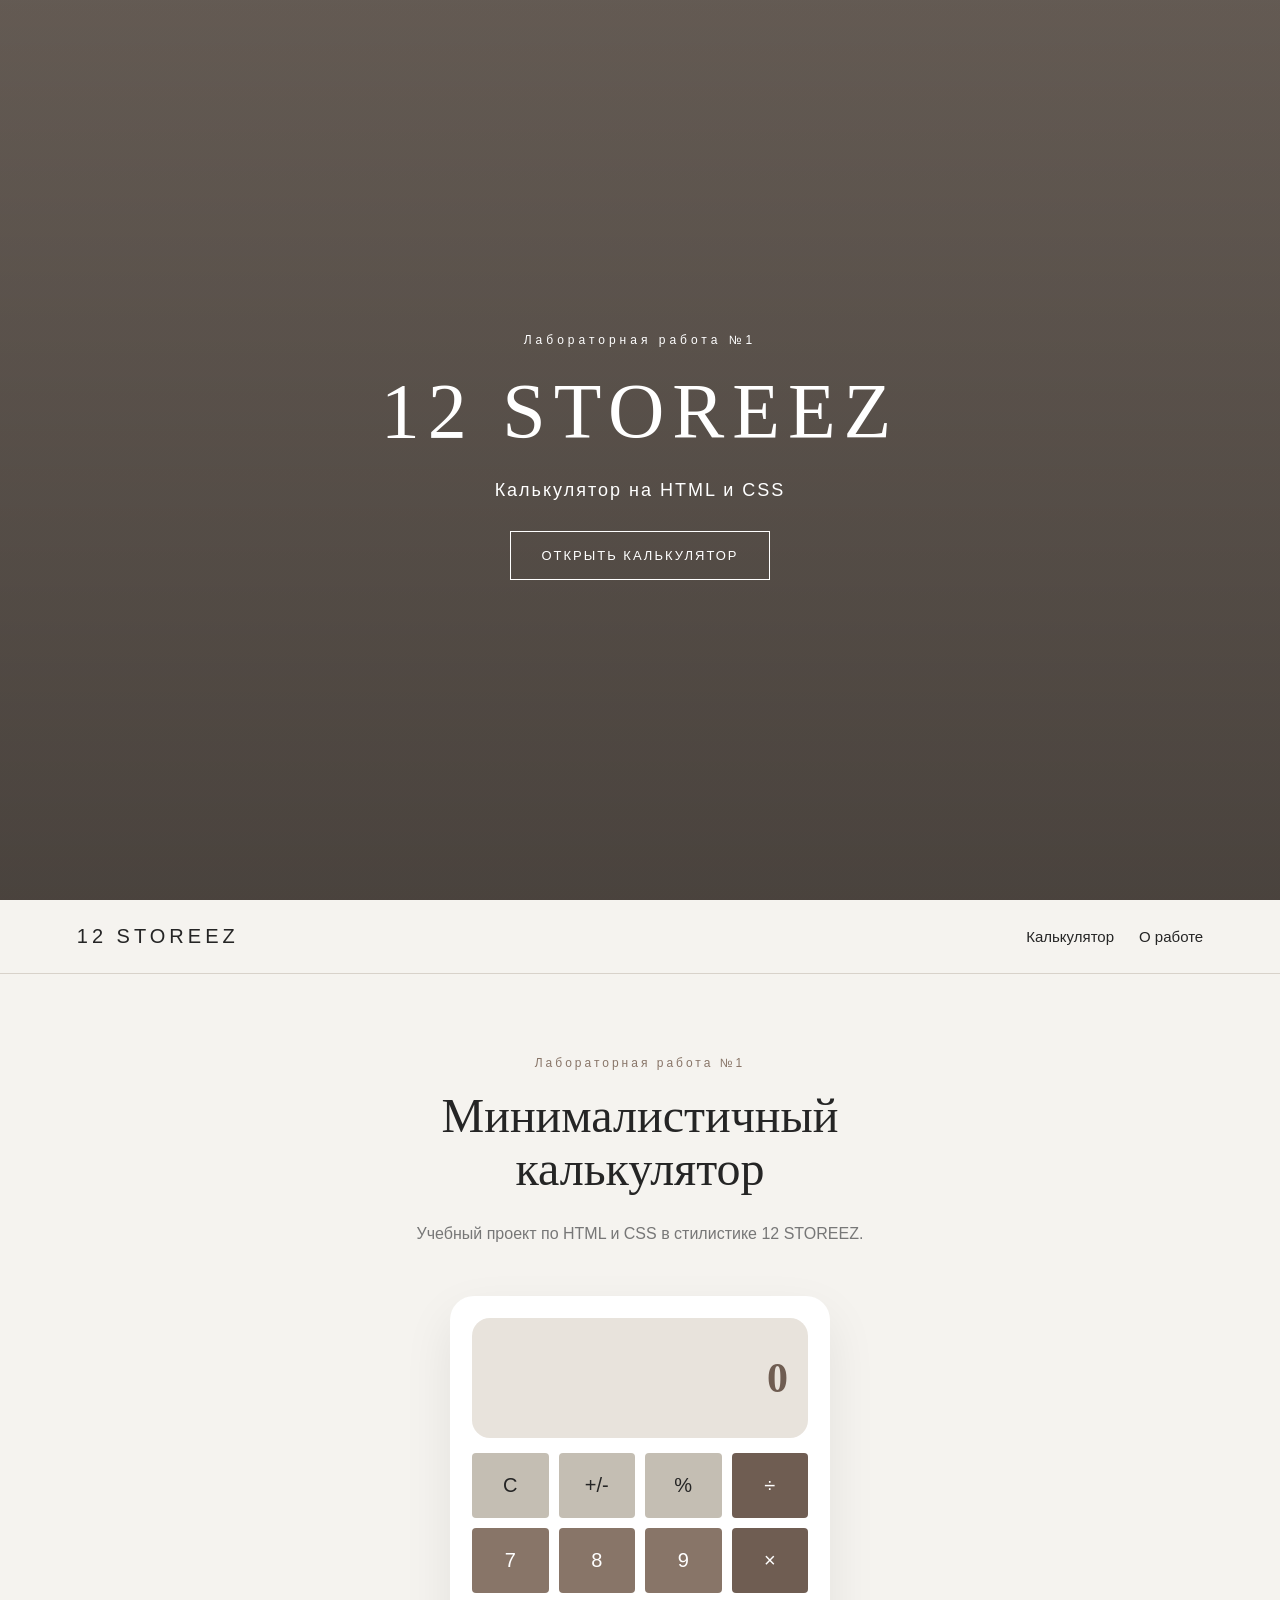
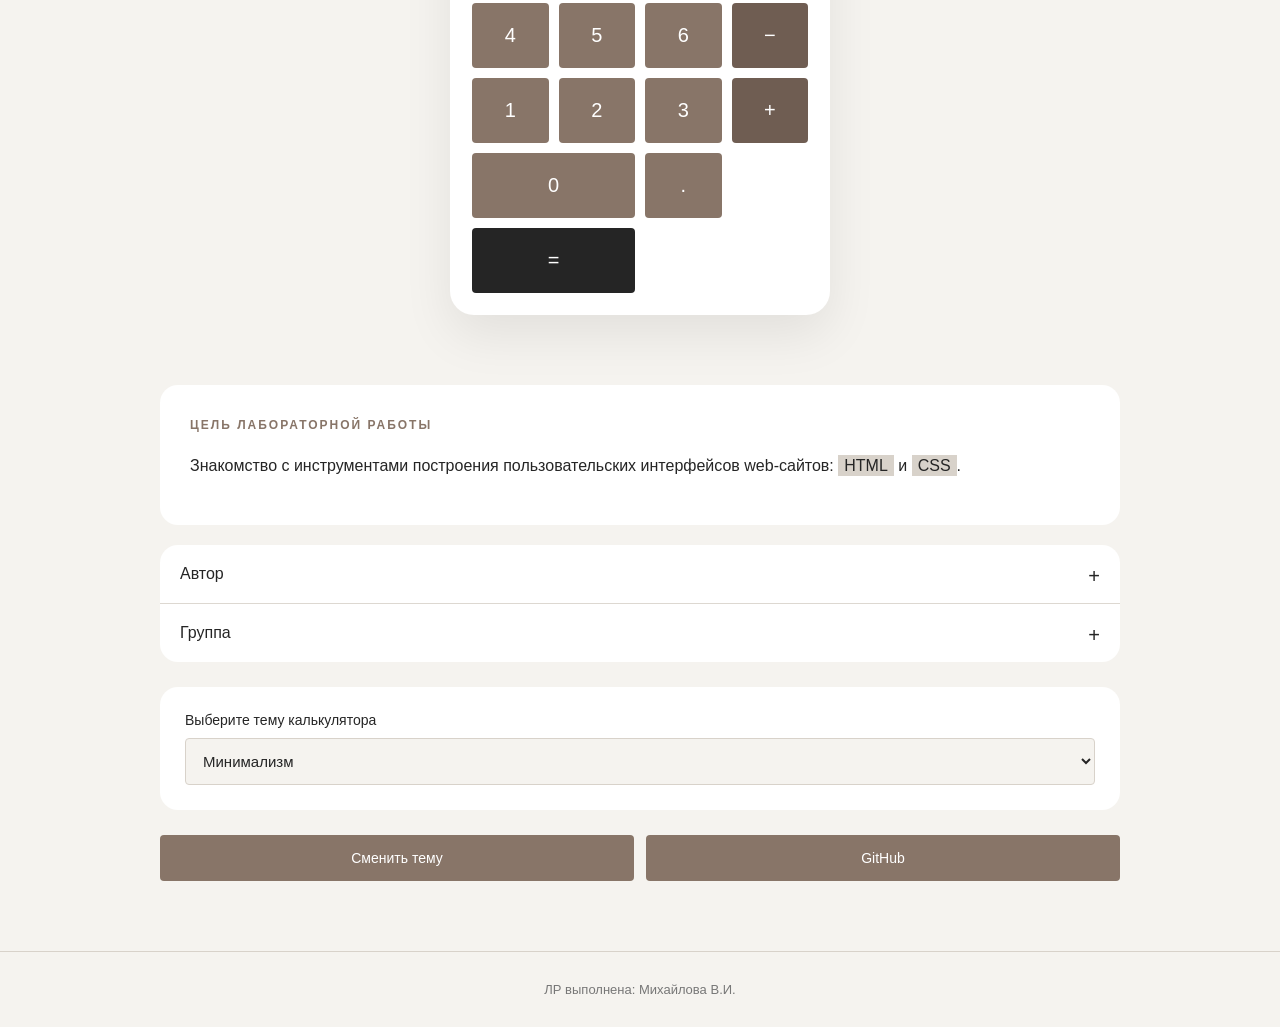
<file: lab1/calculator.html>
<!DOCTYPE html>
<html lang="ru">

<head>
    <meta charset="UTF-8">
    <meta name="viewport" content="width=device-width, initial-scale=1.0">

    <title>12 STOREEZ — Калькулятор</title>

    <!-- Подключаем CSS -->
    <link rel="stylesheet" href="style.css">
</head>

<body>

    <!-- ==================== ТИТУЛЬНЫЙ ЭКРАН ==================== -->

    <section class="hero">

        <div class="hero-overlay"></div>

        <div class="hero-content">

            <p class="hero-small">
                Лабораторная работа №1
            </p>

            <h1 class="hero-logo">
                12 STOREEZ
            </h1>

            <p class="hero-description">
                Калькулятор на HTML и CSS
            </p>

            <a href="#calculator" class="hero-button">
                Открыть калькулятор
            </a>

        </div>

    </section>


    <!-- ==================== ШАПКА ==================== -->

    <header class="header">

        <div class="logo">
            12 STOREEZ
        </div>

        <nav>
            <a href="#calculator">Калькулятор</a>
            <a href="#about">О работе</a>
        </nav>

    </header>


    <!-- ==================== ОСНОВНАЯ ЧАСТЬ ==================== -->

    <main class="page">

        <!-- Заголовок -->

        <section class="intro">

            <p class="small-title">
                Лабораторная работа №1
            </p>

            <h1>
                Минималистичный<br>
                калькулятор
            </h1>

            <p class="description">
                Учебный проект по HTML и CSS
                в стилистике 12 STOREEZ.
            </p>

        </section>


        <!-- ==================== КАЛЬКУЛЯТОР ==================== -->

        <section id="calculator" class="calculator">

            <!-- Экран калькулятора -->

            <div id="result" class="result">
                0
            </div>


            <!-- Кнопки -->

            <div class="buttons">

                <button id="btn_op_clear" class="special">C</button>
                <button id="btn_op_sign" class="special">+/-</button>
                <button id="btn_op_percent" class="special">%</button>
                <button id="btn_op_div" class="operator">÷</button>

                <button id="btn_digit_7">7</button>
                <button id="btn_digit_8">8</button>
                <button id="btn_digit_9">9</button>
                <button id="btn_op_mult" class="operator">×</button>

                <button id="btn_digit_4">4</button>
                <button id="btn_digit_5">5</button>
                <button id="btn_digit_6">6</button>
                <button id="btn_op_minus" class="operator">−</button>

                <button id="btn_digit_1">1</button>
                <button id="btn_digit_2">2</button>
                <button id="btn_digit_3">3</button>
                <button id="btn_op_plus" class="operator">+</button>

                <button id="btn_digit_0" class="zero">0</button>
                <button id="btn_digit_dot">.</button>
                <button id="btn_op_equal" class="equal">=</button>

            </div>

        </section>


        <!-- ==================== ИНФОРМАЦИЯ ==================== -->

        <section id="about" class="about">

            <!-- Цель работы -->

            <div class="about-card">

                <p class="section-label">
                    ЦЕЛЬ ЛАБОРАТОРНОЙ РАБОТЫ
                </p>

                <p>
                    Знакомство с инструментами построения
                    пользовательских интерфейсов web-сайтов:
                    <mark>HTML</mark> и <mark>CSS</mark>.
                </p>

            </div>


            <!-- Автор и группа -->

            <div class="details">

                <details>

                    <summary>
                        Автор
                    </summary>

                    <div class="details-content">
                        <p>
                            <strong>ФИО:</strong>
                            Михайлова В.И.
                        </p>
                    </div>

                </details>


                <details>

                    <summary>
                        Группа
                    </summary>

                    <div class="details-content">
                        <p>
                            <strong>Группа:</strong>
                            ИБМ3-54Б
                        </p>
                    </div>

                </details>

            </div>


            <!-- Выпадающий список -->

            <div class="select-block">

                <label for="style-select">
                    Выберите тему калькулятора
                </label>

                <select id="style-select">

                    <option value="minimal">
                        Минимализм
                    </option>

                    <option value="dark">
                        Тёмная тема
                    </option>

                </select>

            </div>


            <!-- Кнопки -->

            <div class="actions">

                <button
                    id="themeButton"
                    class="action-button"
                >
                    Сменить тему
                </button>


                <a
                    class="action-button"
                    href="https://github.com/mikhailovav/-1"
                    target="_blank"
                >
                    GitHub
                </a>

            </div>

        </section>

    </main>


    <!-- ==================== ПОДВАЛ ==================== -->

    <footer class="footer">

        ЛР выполнена: Михайлова В.И.

    </footer>


    <!-- Подключаем JavaScript -->

    <script src="script.js"></script>

</body>

</html>
</file>
<file: lab1/style.css>
* {
    box-sizing: border-box;
}


html {
    scroll-behavior: smooth;
}

/*фон*/ 
body {
    margin: 0;
    min-height: 100vh;

    font-family: Arial, sans-serif;

    background: #f5f3ef;
    color: #252525;

    transition: 0.3s;
}


/* ТИТУЛЬНЫЙ ЭКРАН */

.hero {
    position: relative;

    width: 100%;
    min-height: 100vh;

    display: flex;
    align-items: center;
    justify-content: center;

    text-align: center;

    overflow: hidden;

    background:
        linear-gradient(
            rgba(35, 31, 28, 0.35),
            rgba(35, 31, 28, 0.35)
        ),
        #9b8d82;
}


.hero-overlay {
    position: absolute;
    inset: 0;

    background:
        linear-gradient(
            to bottom,
            rgba(0, 0, 0, 0.12),
            rgba(0, 0, 0, 0.35)
        );
}


.hero-content {
    position: relative;
    z-index: 2;

    max-width: 800px;

    padding: 40px 20px;

    color: white;
}


.hero-small {
    margin-bottom: 25px;

    font-size: 12px;
    letter-spacing: 4px;
}


.hero-logo {
    margin: 0;

    font-family: Georgia, serif;

    font-size: 78px;
    font-weight: 400;
    letter-spacing: 8px;
    line-height: 1;
}


.hero-description {
    margin: 30px 0;

    font-size: 18px;
    letter-spacing: 2px;
}


.hero-button {
    display: inline-block;

    padding: 16px 30px;

    border: 1px solid white;

    color: white;
    text-decoration: none;

    font-size: 13px;
    letter-spacing: 2px;
    text-transform: uppercase;

    transition: 0.3s;
}


.hero-button:hover {
    background: white;
    color: #252525;
}


@media (max-width: 600px) {
    .hero-logo {
        font-size: 44px;
        letter-spacing: 4px;
    }
}


.header {
    width: 100%;

    padding: 25px 6%;

    display: flex;
    justify-content: space-between;
    align-items: center;

    border-bottom: 1px solid #d8d2ca;

    background: #f5f3ef;
}


.logo {
    font-size: 20px;
    font-weight: 500;

    letter-spacing: 4px;
}


nav {
    display: flex;
    gap: 25px;
}

/*калькулятор, о рвботе*/ 
nav a {
    color: #252525;

    text-decoration: none;

    font-size: 15px;

    transition: 0.2s;
}


nav a:hover {
    color: #887568;
}


.page {
    width: 100%;
    max-width: 1000px;

    margin: 0 auto;

    padding: 70px 20px;
}


.intro {
    margin-bottom: 50px;

    text-align: center;
}


.small-title {
    margin-bottom: 20px;

    font-size: 12px;
    letter-spacing: 3px;

    color: #887568;
}


.intro h1 {
    margin: 0;

    font-family: Georgia, serif;

    font-size: 48px;
    font-weight: 400;

    line-height: 1.1;
}


.description {
    max-width: 500px;

    margin: 25px auto 0;

    color: #777;

    font-size: 16px;
    line-height: 1.6;
}


/* КАЛЬКУЛЯТОР */

.calculator {
    width: 380px;

    margin: 0 auto;

    padding: 22px;

    background: #ffffff;

    border-radius: 24px;

    box-shadow:
        0 20px 50px rgba(0, 0, 0, 0.08);
}


.result {
    width: 100%;
    height: 120px;

    margin-bottom: 15px;
    padding: 20px;

    display: flex;
    align-items: center;
    justify-content: flex-end;

    overflow: hidden;

    background: #e8e3dc;
    color: #6f5d52;

    border-radius: 18px;

    font-family: Georgia, serif;

    font-size: 42px;
    font-weight: 700;

    transition: 0.3s;
}


.buttons {
    display: grid;

    grid-template-columns: repeat(4, 1fr);

    gap: 10px;
}


.buttons button {
    height: 65px;

    padding: 0;

    border: none;
    border-radius: 4px;

    background: #887568;
    color: white;

    font-size: 20px;
    font-weight: 400;

    cursor: pointer;

    transition:
        background 0.2s,
        transform 0.15s;
}


.buttons button:hover {
    background: #6f5d52;
}


.buttons button:active {
    transform: scale(0.94);
}


.buttons .special {
    background: #c4beb3;
    color: #252525;
}


.buttons .special:hover {
    background: #aaa398;
}


.buttons .operator {
    background: #6f5d52;
}


.buttons .operator:hover {
    background: #51443c;
}


.buttons .equal {
    grid-column: span 2;

    background: #252525;
}


.buttons .equal:hover {
    background: #444444;
}


.buttons .zero {
    grid-column: span 2;
}


/* ИНФОРМАЦИЯ */

.about {
    margin-top: 70px;
}


.about-card {
    padding: 30px;

    background: #ffffff;

    border-radius: 18px;

    line-height: 1.7;
}


.section-label {
    margin-top: 0;

    color: #887568;

    font-size: 12px;
    font-weight: 600;

    letter-spacing: 2px;
}


mark {
    padding: 2px 6px;

    background: #d8d2ca;

    color: #252525;
}


.details {
    margin-top: 20px;

    background: #ffffff;

    border-radius: 18px;

    overflow: hidden;
}


details {
    border-bottom: 1px solid #ddd8d1;
}


details:last-child {
    border-bottom: none;
}


summary {
    padding: 20px;

    cursor: pointer;

    font-weight: 500;

    list-style: none;
}


summary::after {
    content: "+";

    float: right;

    font-size: 20px;
}


details[open] summary::after {
    content: "−";
}


.details-content {
    padding: 0 20px 20px;

    color: #666;
}


/* SELECT */

.select-block {
    margin-top: 25px;

    padding: 25px;

    background: #ffffff;

    border-radius: 18px;
}


.select-block label {
    display: block;

    margin-bottom: 10px;

    font-size: 14px;
}


select {
    width: 100%;

    padding: 13px;

    border: 1px solid #d8d2ca;
    border-radius: 4px;

    background: #f5f3ef;
    color: #252525;

    font-size: 15px;

    cursor: pointer;
}


/* КНОПКИ */

.actions {
    margin-top: 25px;

    display: flex;
    gap: 12px;
}


.action-button {
    flex: 1;

    padding: 15px;

    border: none;
    border-radius: 4px;

    background: #887568;
    color: white;

    text-align: center;
    text-decoration: none;

    font-size: 14px;

    cursor: pointer;

    transition: 0.2s;
}


.action-button:hover {
    background: #6f5d52;
}


/* FOOTER */

.footer {
    padding: 30px;

    border-top: 1px solid #d8d2ca;

    text-align: center;

    color: #777;

    font-size: 13px;
}


/* ТЁМНАЯ ТЕМА */

body.dark {
    background: #242321;
    color: #eeeeea;
}


body.dark .header {
    background: #242321;

    border-color: #44413c;
}


body.dark nav a {
    color: #eeeeea;
}


body.dark .calculator,
body.dark .about-card,
body.dark .details,
body.dark .select-block {
    background: #302e2a;
}


body.dark .result {
    background: #403c36;
    color: #e7d7c8;
}


body.dark .footer {
    border-color: #44413c;
}


body.dark select {
    background: #403c36;
    color: white;

    border-color: #555;
}


body.dark .buttons button {
    background: #65584e;
}


body.dark .buttons .special {
    background: #8b8176;
}


body.dark .buttons .equal {
    background: #111111;
}


body.dark .details {
    border-color: #44413c;
}


body.dark details {
    border-color: #44413c;
}



/* АДАПТИВНОСТЬ */

@media (max-width: 600px) {

    .header {
        padding: 20px;
    }


    nav {
        gap: 10px;
    }


    nav a {
        font-size: 12px;
    }


    .page {
        padding: 45px 15px;
    }


    .intro h1 {
        font-size: 36px;
    }


    .calculator {
        width: 100%;
        max-width: 380px;
    }


    .buttons button {
        height: 58px;
    }


    .actions {
        flex-direction: column;
    }

}
</file>
